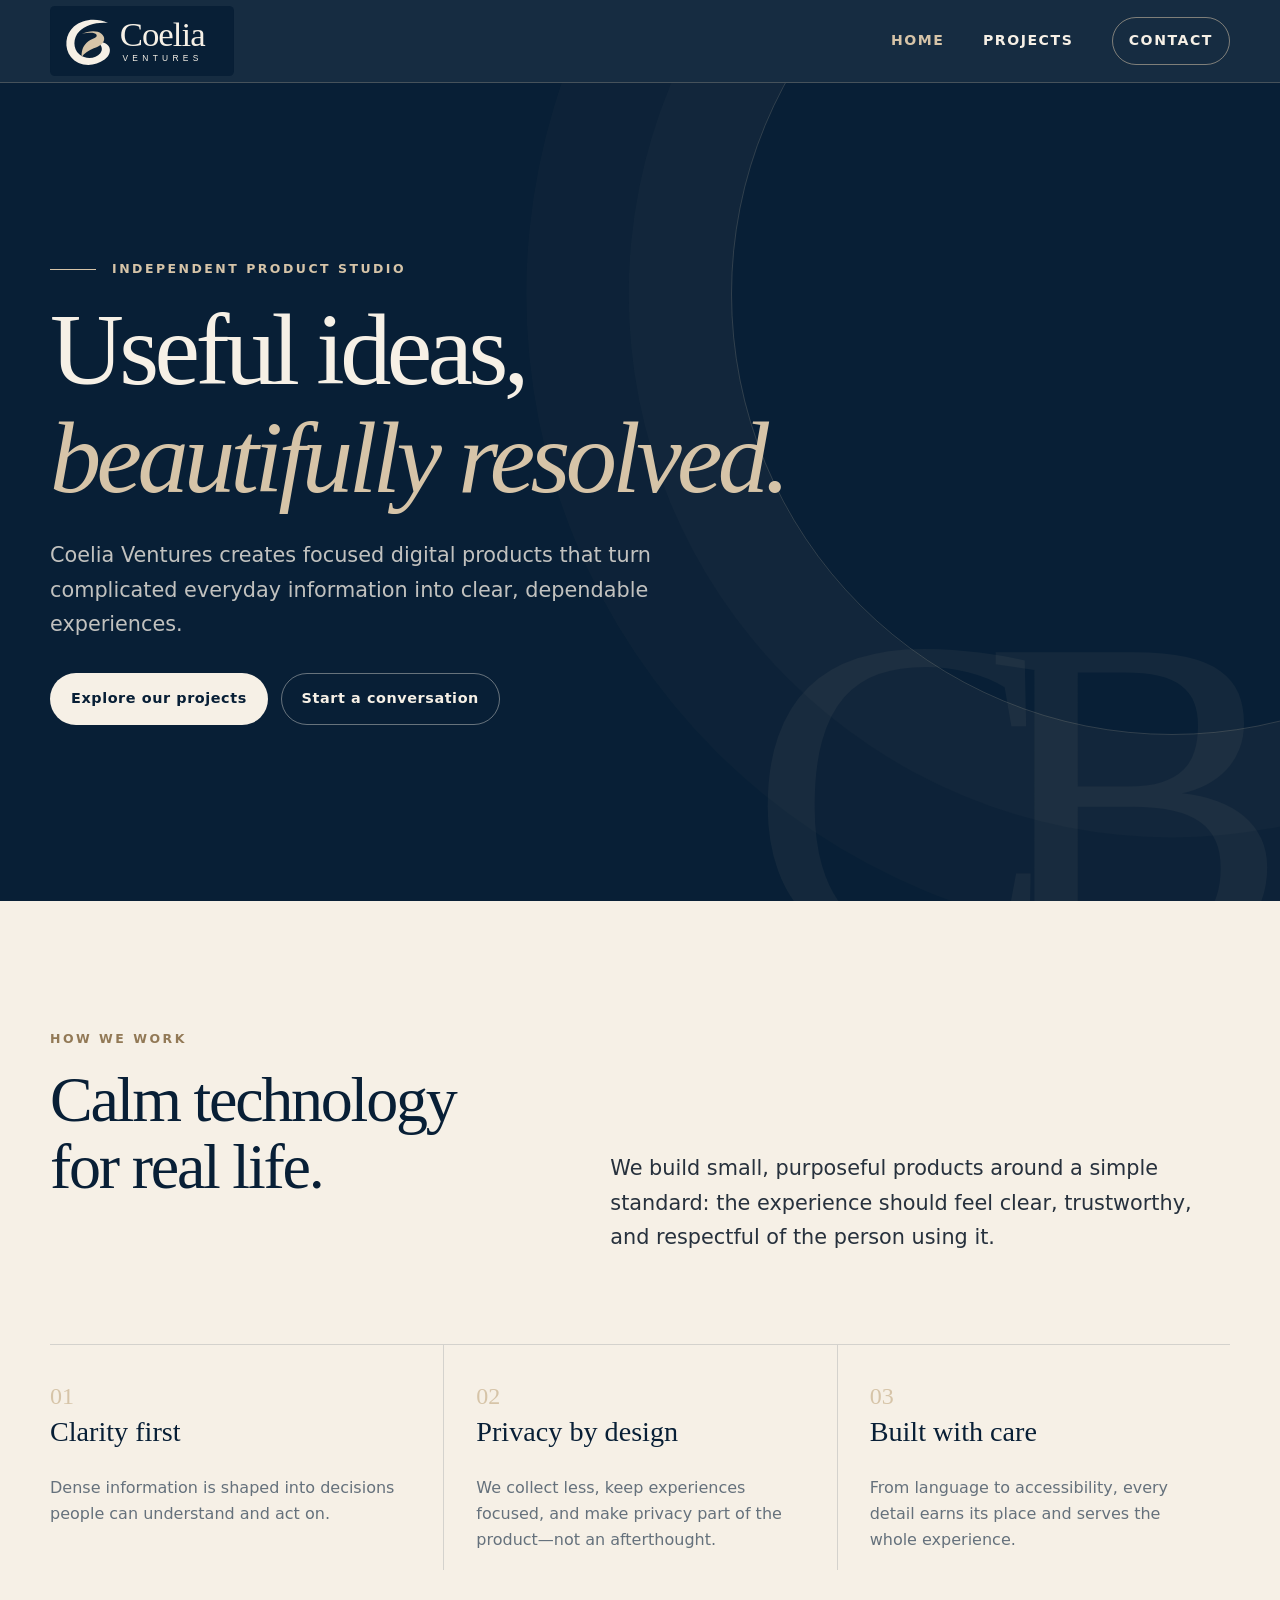
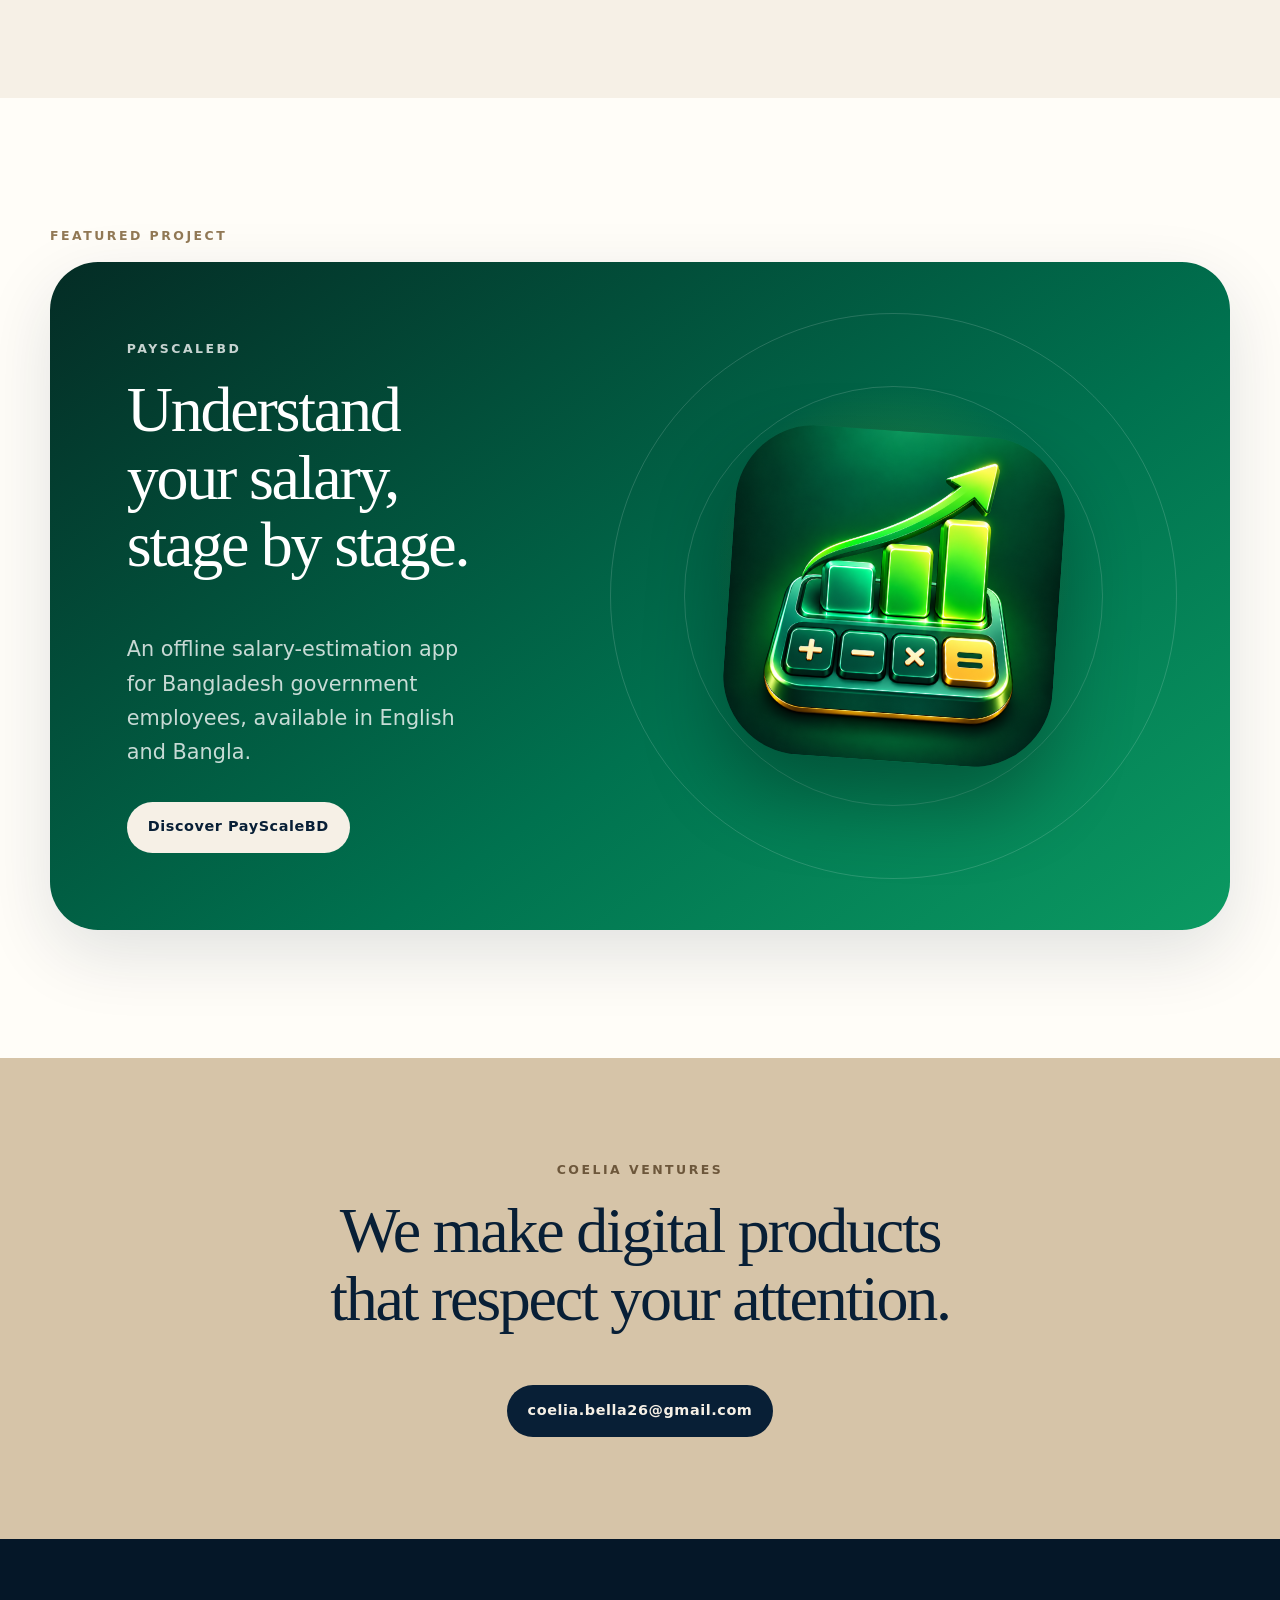
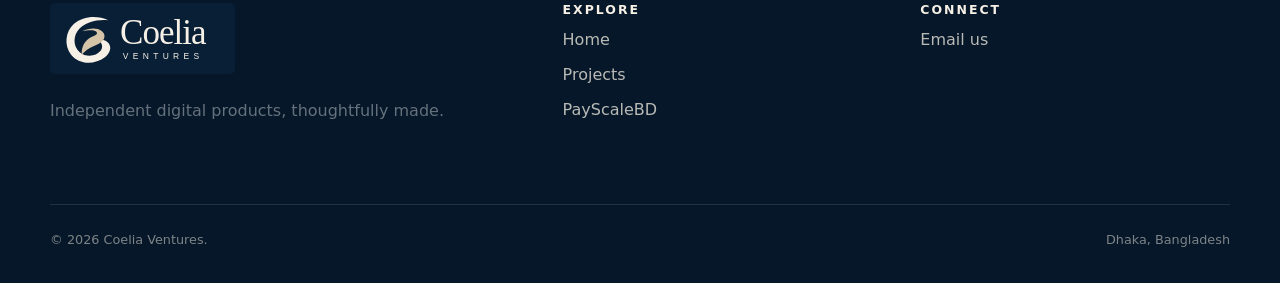
<file: index.html>
<!doctype html>
<html lang="en">
<head>
  <meta charset="utf-8">
  <meta name="viewport" content="width=device-width, initial-scale=1">
  <meta name="description" content="Coelia Ventures creates thoughtful digital products that make complex everyday tasks clearer and more useful.">
  <meta name="theme-color" content="#081F36">
  <title>Coelia Ventures — Thoughtful digital products</title>
  <link rel="icon" href="/assets/coelia-favicon.svg" type="image/svg+xml">
  <link rel="stylesheet" href="/assets/styles.css">
  <script src="/assets/site.js" defer></script>
</head>
<body>
  <a class="skip-link" href="#main">Skip to content</a>
  <header class="site-header">
    <div class="shell nav-wrap">
      <a class="brand" href="/" aria-label="Coelia Ventures home"><img src="/assets/coelia-logo-reversed.svg" alt="Coelia Ventures"></a>
      <button class="menu-button" type="button" aria-expanded="false" aria-controls="site-navigation" aria-label="Open menu" data-menu-button><span></span></button>
      <nav class="site-nav" id="site-navigation" aria-label="Main navigation" data-navigation>
        <a href="/" aria-current="page">Home</a>
        <a href="/projects/">Projects</a>
        <a class="nav-contact" href="mailto:coelia.bella26@gmail.com">Contact</a>
      </nav>
    </div>
  </header>

  <main id="main">
    <section class="home-hero">
      <div class="shell hero-content">
        <p class="eyebrow hero-kicker">Independent product studio</p>
        <h1>Useful ideas,<br><em>beautifully resolved.</em></h1>
        <p class="lead">Coelia Ventures creates focused digital products that turn complicated everyday information into clear, dependable experiences.</p>
        <div class="button-row">
          <a class="button button-light" href="/projects/">Explore our projects</a>
          <a class="button button-outline-light" href="mailto:coelia.bella26@gmail.com">Start a conversation</a>
        </div>
      </div>
    </section>

    <section class="section section-ivory">
      <div class="shell">
        <div class="section-head reveal">
          <div><p class="eyebrow" style="color:#927956">How we work</p><h2>Calm technology for real life.</h2></div>
          <p class="lead">We build small, purposeful products around a simple standard: the experience should feel clear, trustworthy, and respectful of the person using it.</p>
        </div>
        <div class="principles reveal">
          <article class="principle"><span class="principle-number">01</span><h3>Clarity first</h3><p class="muted">Dense information is shaped into decisions people can understand and act on.</p></article>
          <article class="principle"><span class="principle-number">02</span><h3>Privacy by design</h3><p class="muted">We collect less, keep experiences focused, and make privacy part of the product—not an afterthought.</p></article>
          <article class="principle"><span class="principle-number">03</span><h3>Built with care</h3><p class="muted">From language to accessibility, every detail earns its place and serves the whole experience.</p></article>
        </div>
      </div>
    </section>

    <section class="section">
      <div class="shell">
        <p class="eyebrow" style="color:#927956">Featured project</p>
        <article class="project-feature reveal">
          <div class="project-copy">
            <p class="eyebrow">PayScaleBD</p>
            <h2>Understand your salary, stage by stage.</h2>
            <p class="lead">An offline salary-estimation app for Bangladesh government employees, available in English and Bangla.</p>
            <div class="button-row"><a class="button button-light" href="/projects/payscalebd/">Discover PayScaleBD</a></div>
          </div>
          <div class="project-visual"><img class="project-icon" src="/assets/payscalebd-icon.png" alt="PayScaleBD app icon" width="1024" height="1024"></div>
        </article>
      </div>
    </section>

    <section class="cta-band">
      <div class="shell reveal">
        <p class="eyebrow" style="color:#6d573b">Coelia Ventures</p>
        <h2>We make digital products that respect your attention.</h2>
        <div class="button-row"><a class="button button-primary" href="mailto:coelia.bella26@gmail.com">coelia.bella26@gmail.com</a></div>
      </div>
    </section>
  </main>

  <footer class="site-footer">
    <div class="shell">
      <div class="footer-grid">
        <div><img class="footer-logo" src="/assets/coelia-logo-reversed.svg" alt="Coelia Ventures"><p class="muted">Independent digital products, thoughtfully made.</p></div>
        <div><h2>Explore</h2><div class="footer-links"><a href="/">Home</a><a href="/projects/">Projects</a><a href="/projects/payscalebd/">PayScaleBD</a></div></div>
        <div><h2>Connect</h2><div class="footer-links"><a href="mailto:coelia.bella26@gmail.com">Email us</a></div></div>
      </div>
      <div class="footer-bottom"><span>© <span data-year>2026</span> Coelia Ventures.</span><span>Dhaka, Bangladesh</span></div>
    </div>
  </footer>
</body>
</html>
</file>
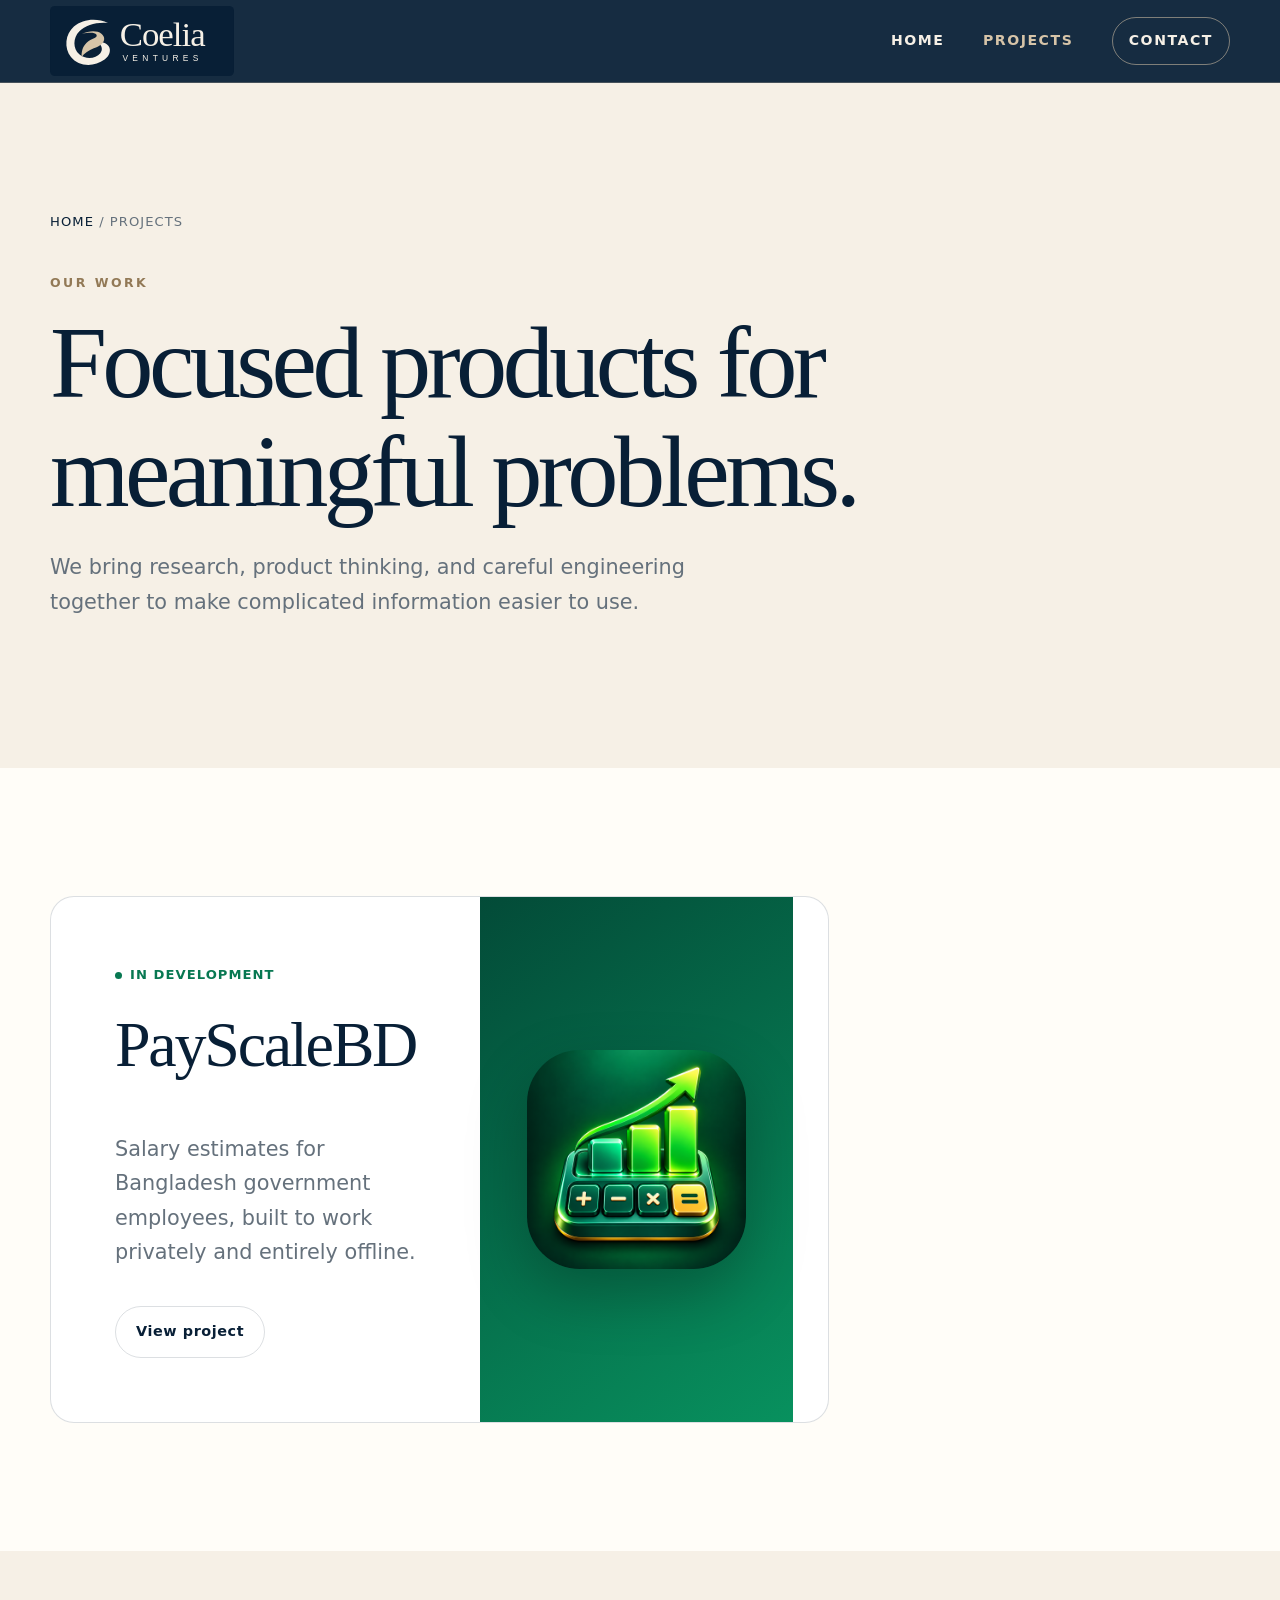
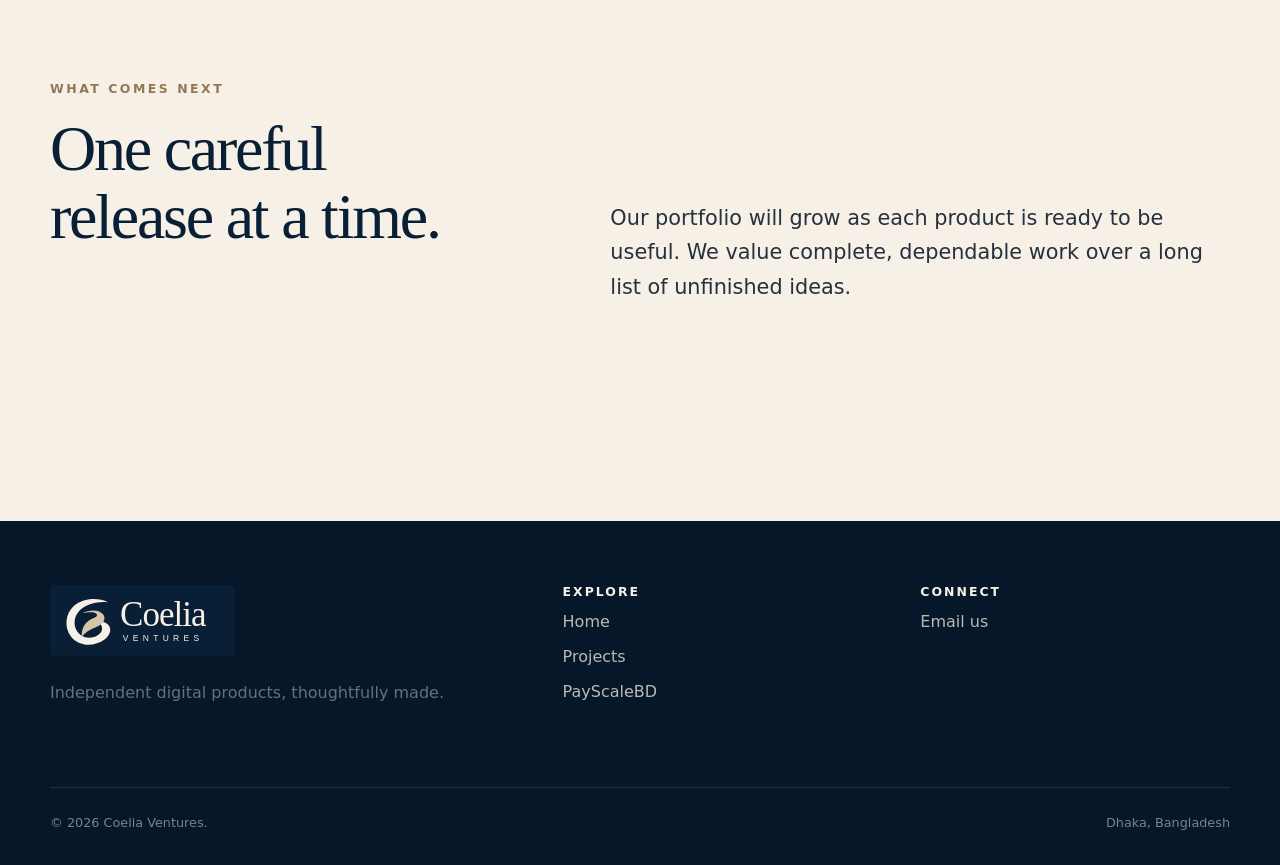
<file: projects/index.html>
<!doctype html>
<html lang="en">
<head>
  <meta charset="utf-8">
  <meta name="viewport" content="width=device-width, initial-scale=1">
  <meta name="description" content="Explore digital products created by Coelia Ventures.">
  <meta name="theme-color" content="#081F36">
  <title>Projects — Coelia Ventures</title>
  <link rel="icon" href="/assets/coelia-favicon.svg" type="image/svg+xml">
  <link rel="stylesheet" href="/assets/styles.css">
  <script src="/assets/site.js" defer></script>
</head>
<body>
  <a class="skip-link" href="#main">Skip to content</a>
  <header class="site-header"><div class="shell nav-wrap"><a class="brand" href="/" aria-label="Coelia Ventures home"><img src="/assets/coelia-logo-reversed.svg" alt="Coelia Ventures"></a><button class="menu-button" type="button" aria-expanded="false" aria-controls="site-navigation" aria-label="Open menu" data-menu-button><span></span></button><nav class="site-nav" id="site-navigation" aria-label="Main navigation" data-navigation><a href="/">Home</a><a href="/projects/" aria-current="page">Projects</a><a class="nav-contact" href="mailto:coelia.bella26@gmail.com">Contact</a></nav></div></header>
  <main id="main">
    <section class="page-hero"><div class="shell"><nav class="breadcrumb" aria-label="Breadcrumb"><a href="/">Home</a> / Projects</nav><p class="eyebrow">Our work</p><h1>Focused products for meaningful problems.</h1><p class="lead muted">We bring research, product thinking, and careful engineering together to make complicated information easier to use.</p></div></section>
    <section class="section"><div class="shell"><div class="project-grid"><a class="project-card reveal" href="/projects/payscalebd/"><div class="project-card-copy"><span class="project-status">In development</span><h2 style="font-size:clamp(2.5rem,5vw,4.2rem);margin-top:1.5rem">PayScaleBD</h2><p class="lead muted">Salary estimates for Bangladesh government employees, built to work privately and entirely offline.</p><span class="button button-secondary" style="margin-top:1rem">View project</span></div><div class="project-card-art"><img src="/assets/payscalebd-icon.png" alt="" width="1024" height="1024"></div></a></div></div></section>
    <section class="section section-ivory"><div class="shell"><div class="section-head reveal"><div><p class="eyebrow" style="color:#927956">What comes next</p><h2>One careful release at a time.</h2></div><p class="lead">Our portfolio will grow as each product is ready to be useful. We value complete, dependable work over a long list of unfinished ideas.</p></div></div></section>
  </main>
  <footer class="site-footer"><div class="shell"><div class="footer-grid"><div><img class="footer-logo" src="/assets/coelia-logo-reversed.svg" alt="Coelia Ventures"><p class="muted">Independent digital products, thoughtfully made.</p></div><div><h2>Explore</h2><div class="footer-links"><a href="/">Home</a><a href="/projects/">Projects</a><a href="/projects/payscalebd/">PayScaleBD</a></div></div><div><h2>Connect</h2><div class="footer-links"><a href="mailto:coelia.bella26@gmail.com">Email us</a></div></div></div><div class="footer-bottom"><span>© <span data-year>2026</span> Coelia Ventures.</span><span>Dhaka, Bangladesh</span></div></div></footer>
</body>
</html>
</file>
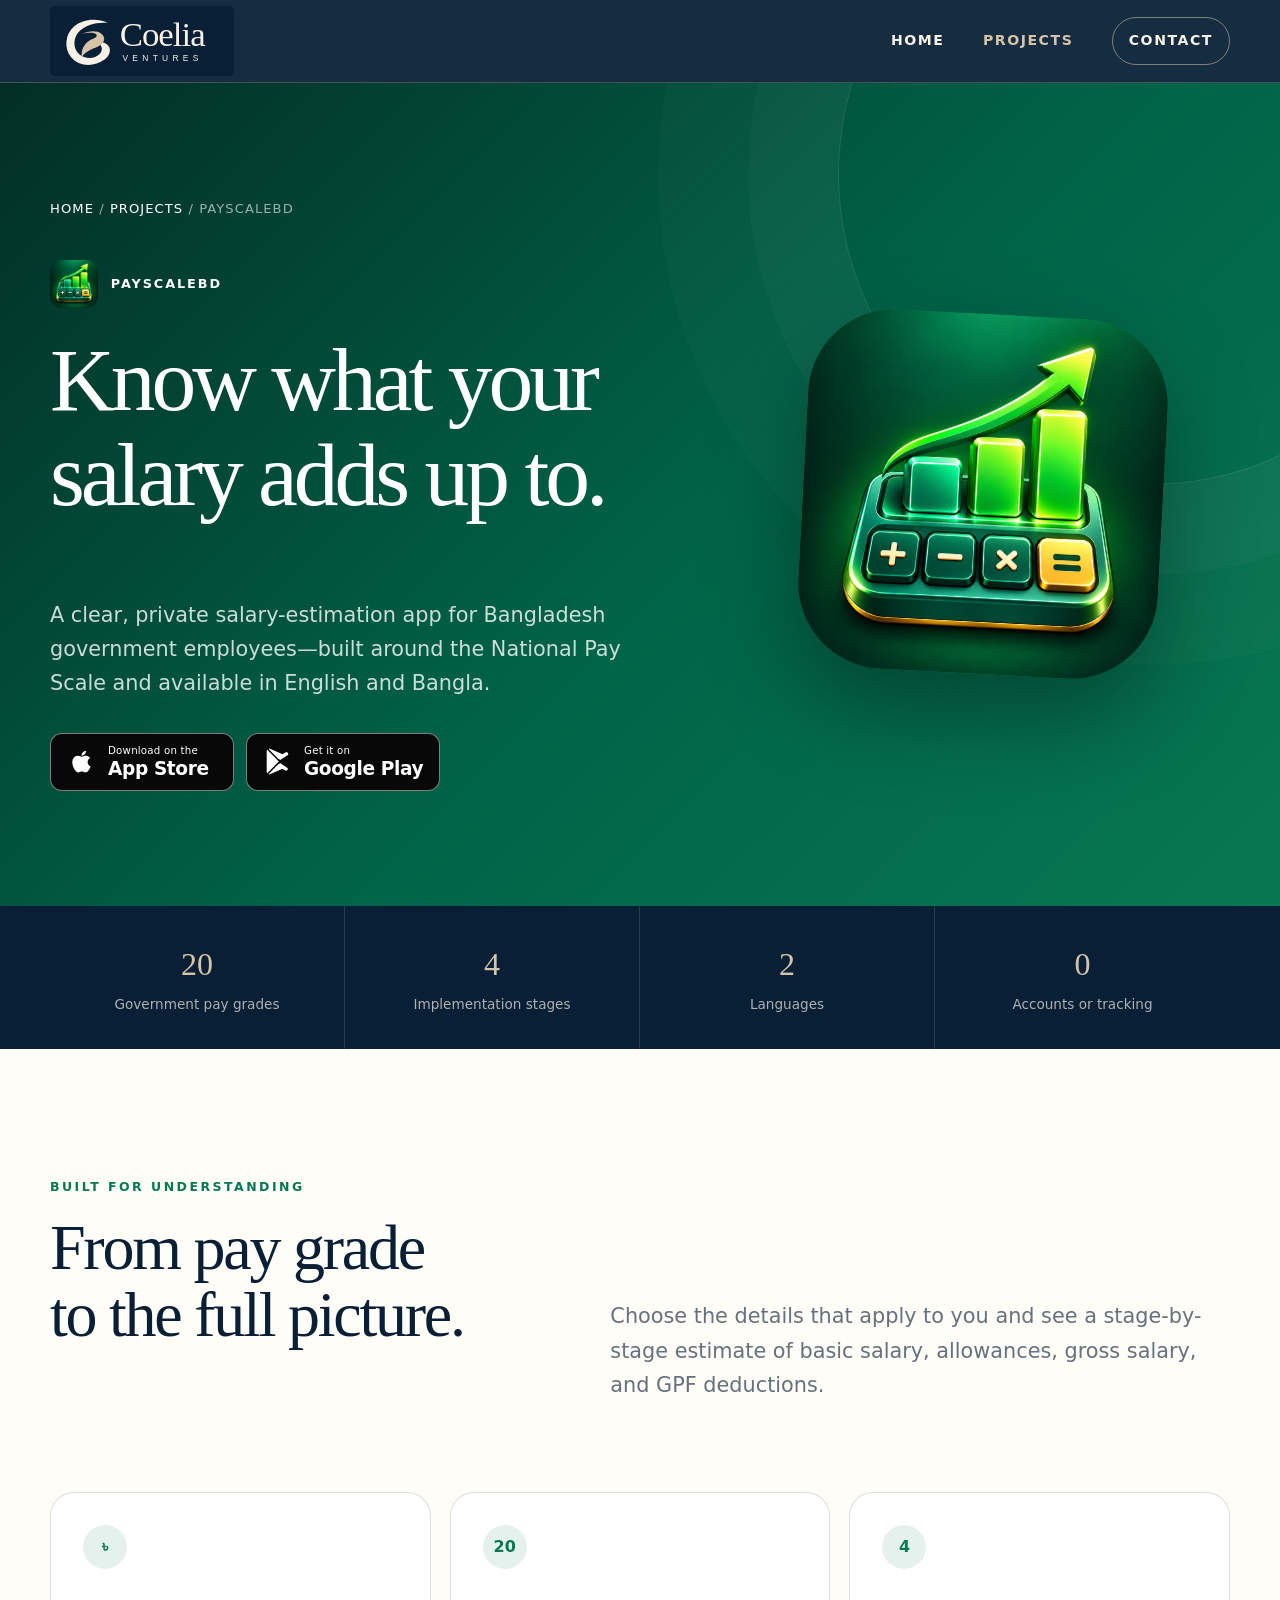
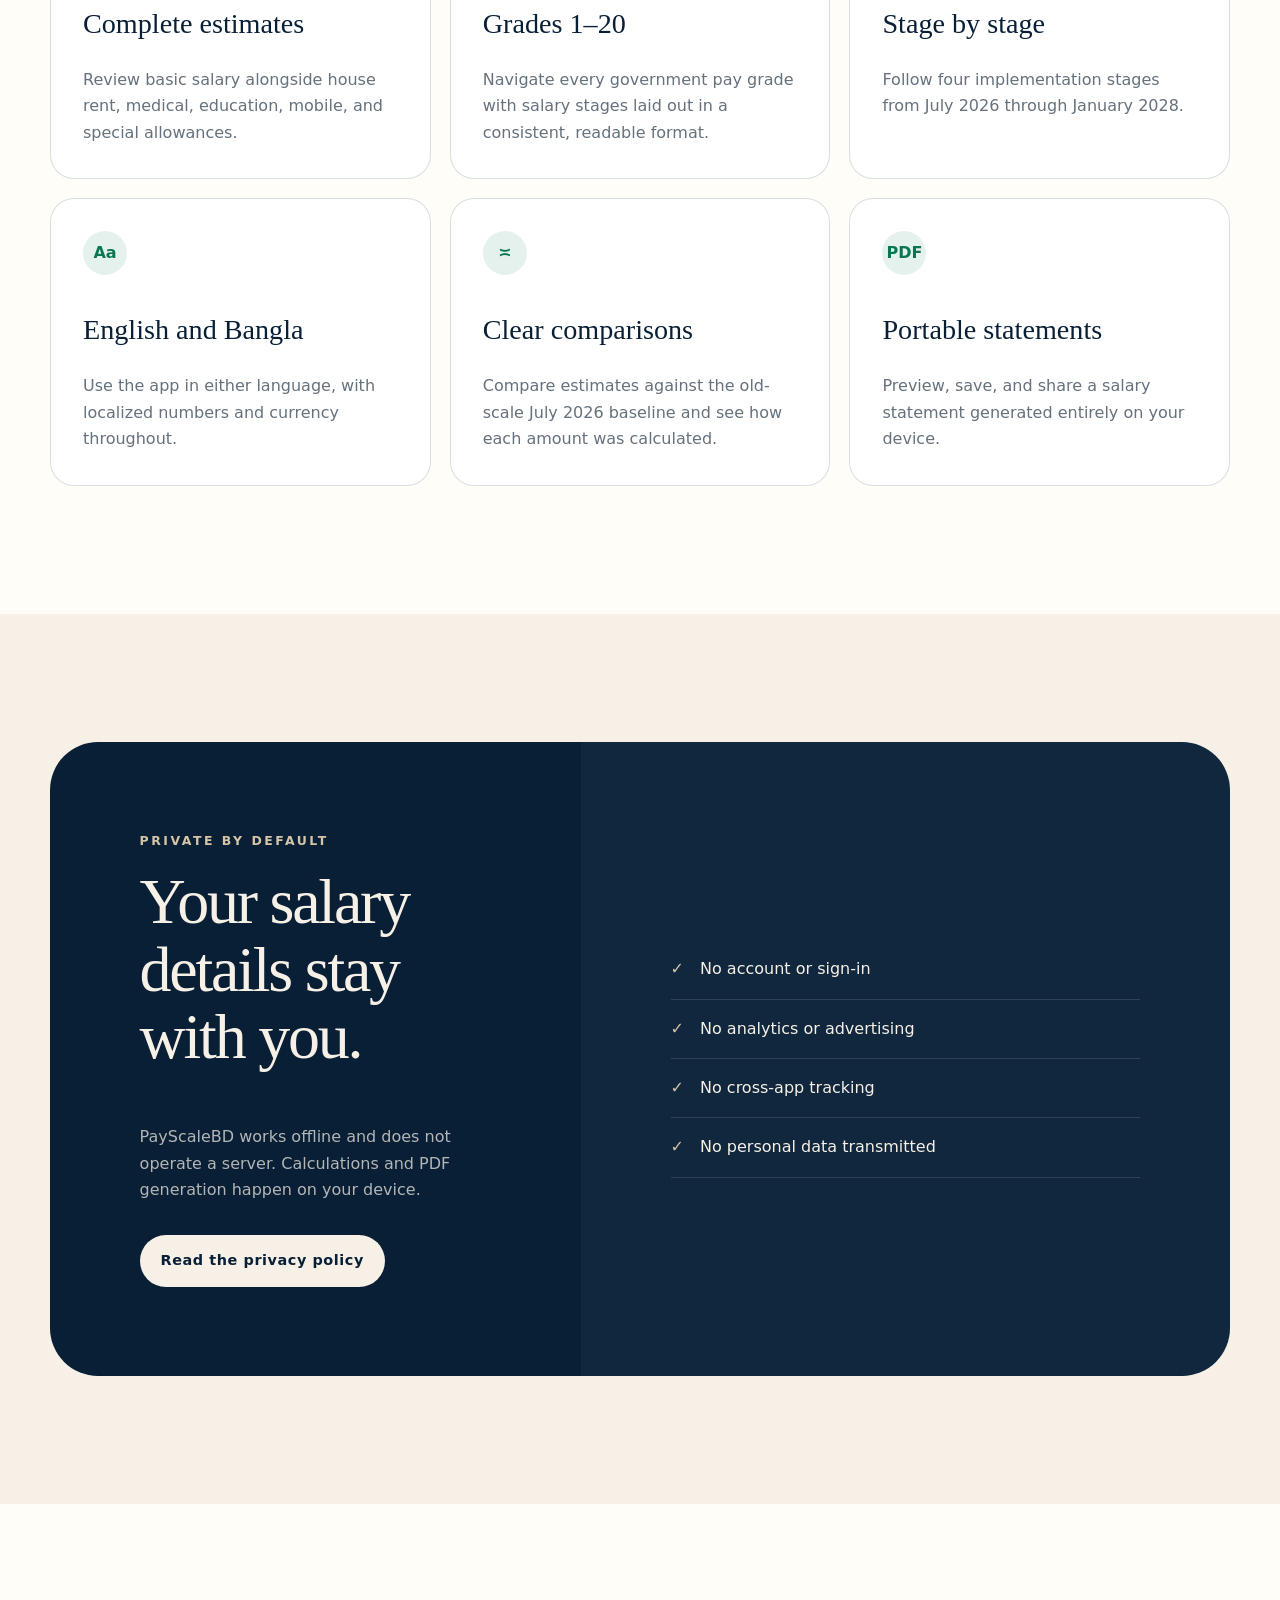
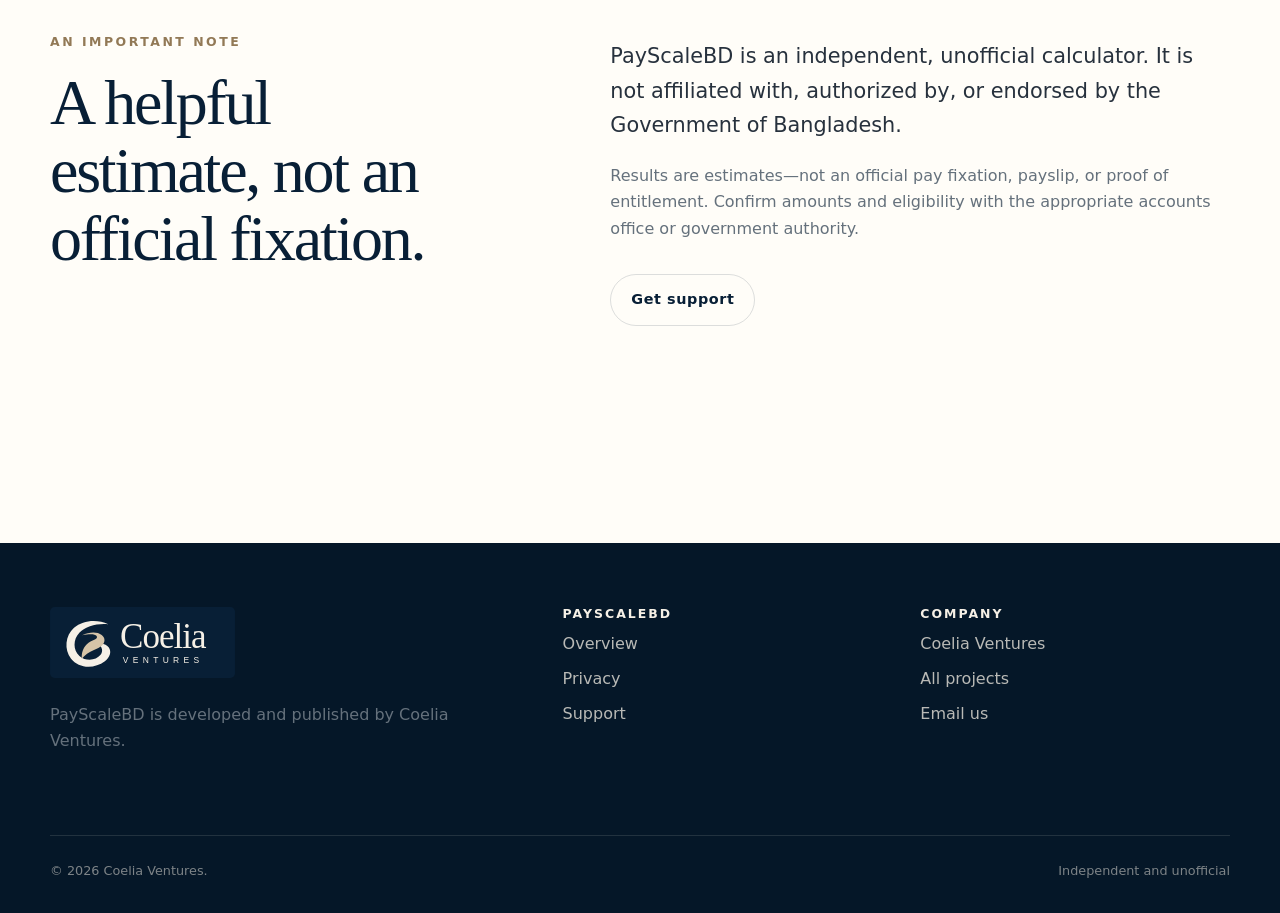
<file: projects/payscalebd/index.html>
<!doctype html>
<html lang="en">
<head>
  <meta charset="utf-8">
  <meta name="viewport" content="width=device-width, initial-scale=1">
  <meta name="description" content="PayScaleBD is an offline salary-estimation app for Bangladesh government employees, available in English and Bangla.">
  <meta name="theme-color" content="#034B38">
  <title>PayScaleBD — Coelia Ventures</title>
  <link rel="icon" href="/assets/coelia-favicon.svg" type="image/svg+xml">
  <link rel="stylesheet" href="/assets/styles.css">
  <script src="/assets/site.js" defer></script>
</head>
<body>
  <a class="skip-link" href="#main">Skip to content</a>
  <header class="site-header"><div class="shell nav-wrap"><a class="brand" href="/" aria-label="Coelia Ventures home"><img src="/assets/coelia-logo-reversed.svg" alt="Coelia Ventures"></a><button class="menu-button" type="button" aria-expanded="false" aria-controls="site-navigation" aria-label="Open menu" data-menu-button><span></span></button><nav class="site-nav" id="site-navigation" aria-label="Main navigation" data-navigation><a href="/">Home</a><a href="/projects/" aria-current="page">Projects</a><a class="nav-contact" href="mailto:coelia.bella26@gmail.com">Contact</a></nav></div></header>
  <main id="main">
    <section class="product-hero"><div class="shell product-hero-grid"><div><nav class="breadcrumb" aria-label="Breadcrumb" style="color:rgba(255,255,255,.6)"><a href="/" style="color:white">Home</a> / <a href="/projects/" style="color:white">Projects</a> / PayScaleBD</nav><div class="product-badge"><img src="/assets/payscalebd-icon.png" alt="" width="1024" height="1024"><span>PayScaleBD</span></div><h1>Know what your salary adds up to.</h1><p class="lead">A clear, private salary-estimation app for Bangladesh government employees—built around the National Pay Scale and available in English and Bangla.</p><div class="button-row store-links"><a class="store-badge" href="https://apps.apple.com/us/app/pay-scale-bd/id6819050160" target="_blank" rel="noopener noreferrer" aria-label="Download PayScaleBD on the App Store"><svg class="store-badge-icon" viewBox="0 0 24 24" fill="currentColor" aria-hidden="true"><path d="M17.05 20.28c-.98.95-2.05.8-3.08.35-1.09-.46-2.09-.48-3.24 0-1.44.62-2.2.44-3.06-.35C2.79 15.25 3.51 7.59 9.05 7.31c1.35.07 2.29.74 3.08.79 1.18-.24 2.31-.93 3.57-.84 1.51.12 2.65.72 3.4 1.8-3.12 1.87-2.38 5.98.48 7.13-.57 1.5-1.31 2.99-2.53 4.09ZM12.03 7.25C11.88 5.02 13.69 3.18 15.77 3c.29 2.58-2.34 4.5-3.74 4.25Z"/></svg><span class="store-badge-copy"><small>Download on the</small><strong>App Store</strong></span></a><a class="store-badge" href="https://play.google.com/store/apps/details?id=com.coeliaventures.payscalebd" target="_blank" rel="noopener noreferrer" aria-label="Get PayScaleBD on Google Play"><svg class="store-badge-icon" viewBox="0 0 24 24" fill="currentColor" aria-hidden="true"><path d="M3.6 2.35a1.65 1.65 0 0 0-.55 1.24v16.82c0 .49.2.93.55 1.24l9.46-9.65L3.6 2.35Zm10.62 10.83-2.37 2.42 6.72 3.82c.65.37 1.46.14 1.81-.5.32-.59.14-1.34-.42-1.72l-5.74-4.02Zm6.02-6.31a1.33 1.33 0 0 0-1.67-2.29l-6.72 3.82 2.37 2.42 6.02-3.95ZM4.72 1.68l5.98 6.1 2.36 2.41 5.51-3.13L5.25 1.24a1.62 1.62 0 0 0-.53.44Zm0 20.64c.15.18.33.33.53.44l13.32-5.82-5.51-3.13-2.36 2.41-5.98 6.1Z"/></svg><span class="store-badge-copy"><small>Get it on</small><strong>Google Play</strong></span></a></div></div><div class="phone-stage"><img src="/assets/payscalebd-icon.png" alt="PayScaleBD app icon: a calculator with a rising salary chart" width="1024" height="1024"></div></div></section>

    <section class="fact-strip"><div class="shell facts"><div class="fact"><strong>20</strong><span>Government pay grades</span></div><div class="fact"><strong>4</strong><span>Implementation stages</span></div><div class="fact"><strong>2</strong><span>Languages</span></div><div class="fact"><strong>0</strong><span>Accounts or tracking</span></div></div></section>

    <section class="section"><div class="shell"><div class="section-head reveal"><div><p class="eyebrow" style="color:#087852">Built for understanding</p><h2>From pay grade to the full picture.</h2></div><p class="lead muted">Choose the details that apply to you and see a stage-by-stage estimate of basic salary, allowances, gross salary, and GPF deductions.</p></div><div class="feature-grid">
      <article class="feature-card reveal"><span class="feature-icon">৳</span><h3>Complete estimates</h3><p>Review basic salary alongside house rent, medical, education, mobile, and special allowances.</p></article>
      <article class="feature-card reveal"><span class="feature-icon">20</span><h3>Grades 1–20</h3><p>Navigate every government pay grade with salary stages laid out in a consistent, readable format.</p></article>
      <article class="feature-card reveal"><span class="feature-icon">4</span><h3>Stage by stage</h3><p>Follow four implementation stages from July 2026 through January 2028.</p></article>
      <article class="feature-card reveal"><span class="feature-icon">Aa</span><h3>English and Bangla</h3><p>Use the app in either language, with localized numbers and currency throughout.</p></article>
      <article class="feature-card reveal"><span class="feature-icon">≍</span><h3>Clear comparisons</h3><p>Compare estimates against the old-scale July 2026 baseline and see how each amount was calculated.</p></article>
      <article class="feature-card reveal"><span class="feature-icon">PDF</span><h3>Portable statements</h3><p>Preview, save, and share a salary statement generated entirely on your device.</p></article>
    </div></div></section>

    <section class="section section-ivory"><div class="shell"><div class="privacy-band reveal"><div class="privacy-intro"><p class="eyebrow">Private by default</p><h2>Your salary details stay with you.</h2><p style="color:rgba(246,240,230,.72)">PayScaleBD works offline and does not operate a server. Calculations and PDF generation happen on your device.</p><div class="button-row"><a class="button button-light" href="/projects/payscalebd/privacy/">Read the privacy policy</a></div></div><div class="privacy-list"><p>No account or sign-in</p><p>No analytics or advertising</p><p>No cross-app tracking</p><p>No personal data transmitted</p></div></div></div></section>

    <section class="section"><div class="shell"><div class="section-head reveal"><div><p class="eyebrow" style="color:#927956">An important note</p><h2>A helpful estimate, not an official fixation.</h2></div><div><p class="lead">PayScaleBD is an independent, unofficial calculator. It is not affiliated with, authorized by, or endorsed by the Government of Bangladesh.</p><p class="muted">Results are estimates—not an official pay fixation, payslip, or proof of entitlement. Confirm amounts and eligibility with the appropriate accounts office or government authority.</p><div class="button-row"><a class="button button-secondary" href="/projects/payscalebd/support/">Get support</a></div></div></div></div></section>
  </main>
  <footer class="site-footer"><div class="shell"><div class="footer-grid"><div><img class="footer-logo" src="/assets/coelia-logo-reversed.svg" alt="Coelia Ventures"><p class="muted">PayScaleBD is developed and published by Coelia Ventures.</p></div><div><h2>PayScaleBD</h2><div class="footer-links"><a href="/projects/payscalebd/">Overview</a><a href="/projects/payscalebd/privacy/">Privacy</a><a href="/projects/payscalebd/support/">Support</a></div></div><div><h2>Company</h2><div class="footer-links"><a href="/">Coelia Ventures</a><a href="/projects/">All projects</a><a href="mailto:coelia.bella26@gmail.com">Email us</a></div></div></div><div class="footer-bottom"><span>© <span data-year>2026</span> Coelia Ventures.</span><span>Independent and unofficial</span></div></div></footer>
</body>
</html>
</file>
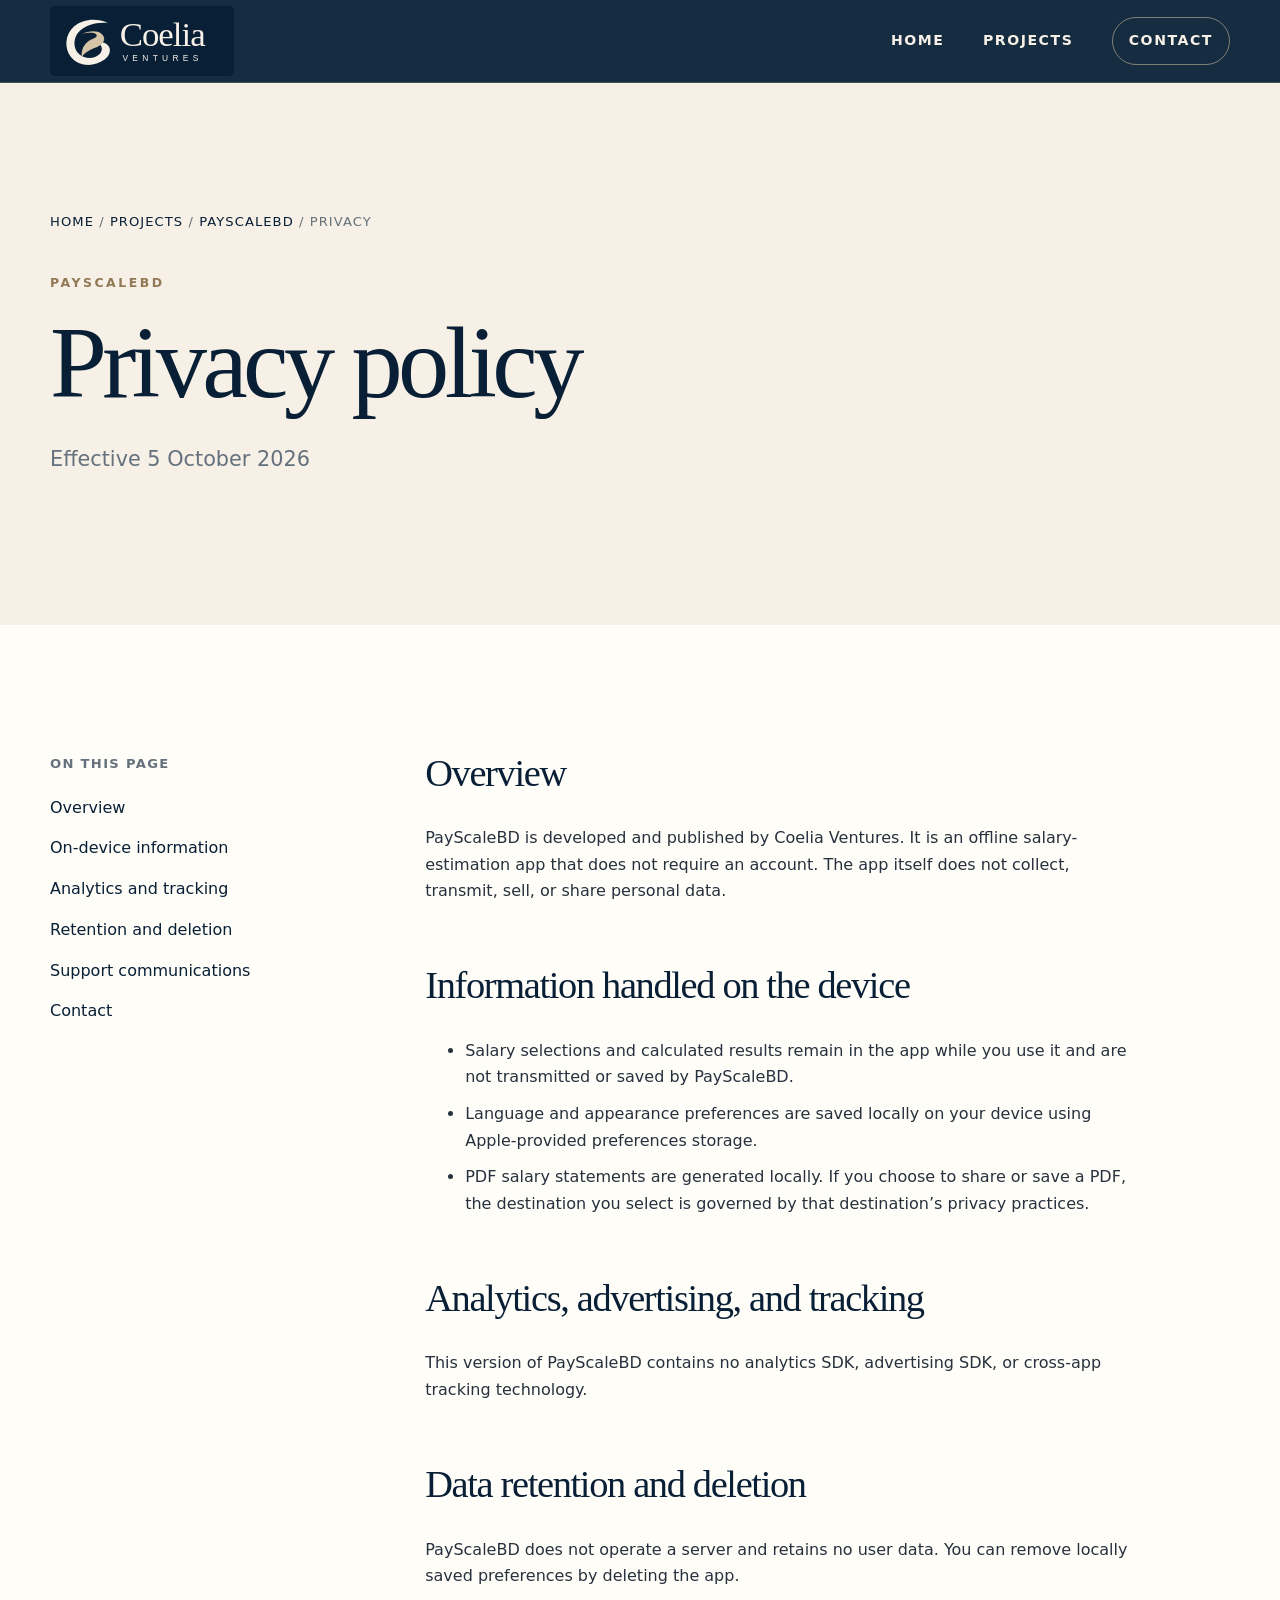
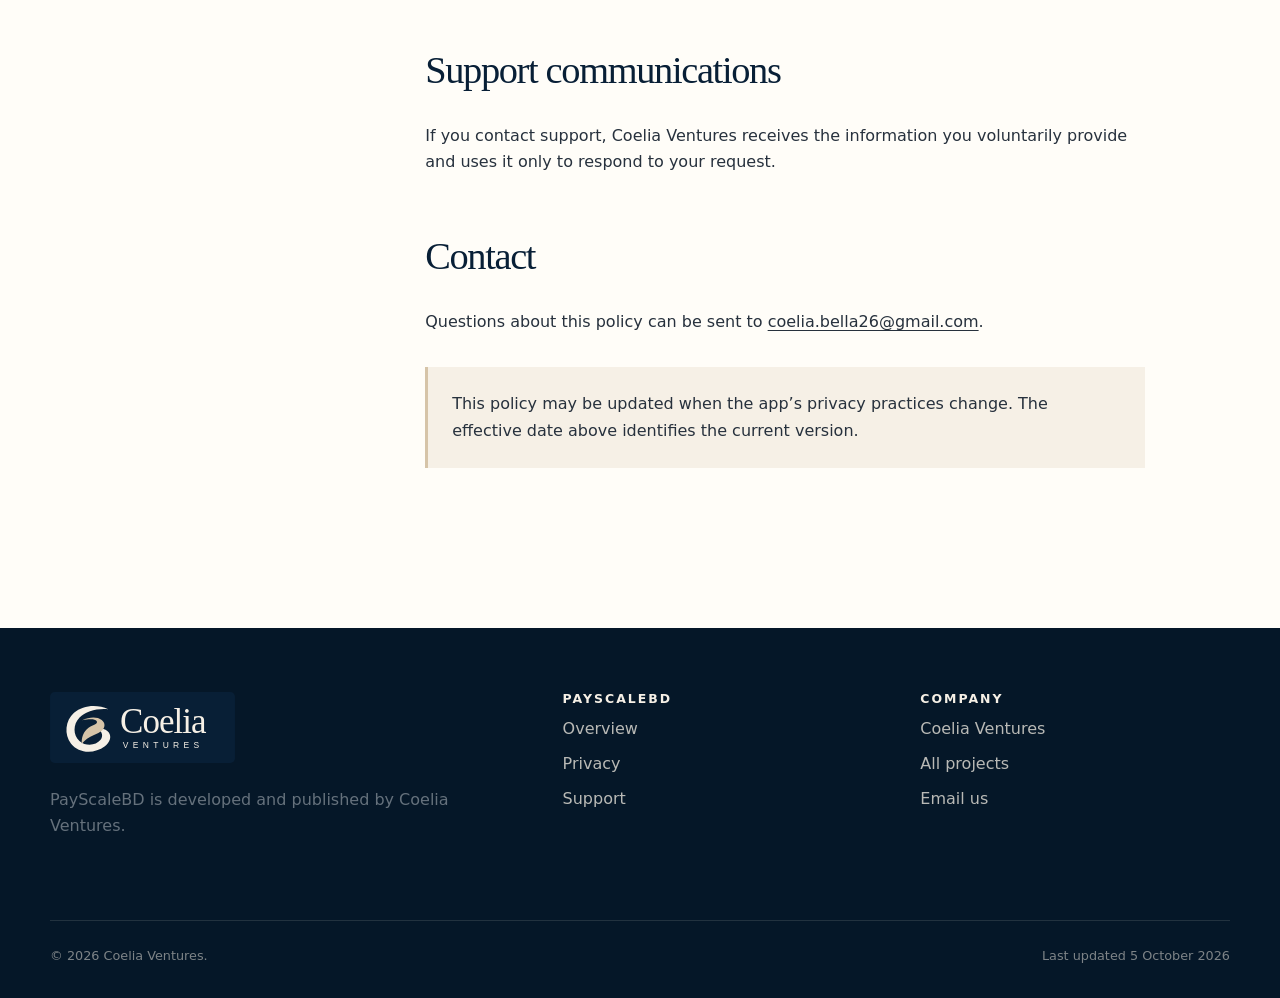
<file: projects/payscalebd/privacy/index.html>
<!doctype html>
<html lang="en">
<head>
  <meta charset="utf-8">
  <meta name="viewport" content="width=device-width, initial-scale=1">
  <meta name="description" content="Privacy policy for the PayScaleBD app from Coelia Ventures.">
  <meta name="theme-color" content="#081F36">
  <title>PayScaleBD Privacy Policy — Coelia Ventures</title>
  <link rel="icon" href="/assets/coelia-favicon.svg" type="image/svg+xml">
  <link rel="stylesheet" href="/assets/styles.css">
  <script src="/assets/site.js" defer></script>
</head>
<body>
  <a class="skip-link" href="#main">Skip to content</a>
  <header class="site-header"><div class="shell nav-wrap"><a class="brand" href="/" aria-label="Coelia Ventures home"><img src="/assets/coelia-logo-reversed.svg" alt="Coelia Ventures"></a><button class="menu-button" type="button" aria-expanded="false" aria-controls="site-navigation" aria-label="Open menu" data-menu-button><span></span></button><nav class="site-nav" id="site-navigation" aria-label="Main navigation" data-navigation><a href="/">Home</a><a href="/projects/">Projects</a><a class="nav-contact" href="mailto:coelia.bella26@gmail.com">Contact</a></nav></div></header>
  <main id="main">
    <section class="page-hero"><div class="shell"><nav class="breadcrumb" aria-label="Breadcrumb"><a href="/">Home</a> / <a href="/projects/">Projects</a> / <a href="/projects/payscalebd/">PayScaleBD</a> / Privacy</nav><p class="eyebrow">PayScaleBD</p><h1>Privacy policy</h1><p class="lead muted">Effective 5 October 2026</p></div></section>
    <section class="section"><div class="shell legal-layout"><aside class="legal-nav"><p>On this page</p><a href="#overview">Overview</a><a href="#device">On-device information</a><a href="#tracking">Analytics and tracking</a><a href="#retention">Retention and deletion</a><a href="#support">Support communications</a><a href="#contact">Contact</a></aside><article class="legal-content">
      <h2 id="overview">Overview</h2><p>PayScaleBD is developed and published by Coelia Ventures. It is an offline salary-estimation app that does not require an account. The app itself does not collect, transmit, sell, or share personal data.</p>
      <h2 id="device">Information handled on the device</h2><ul><li>Salary selections and calculated results remain in the app while you use it and are not transmitted or saved by PayScaleBD.</li><li>Language and appearance preferences are saved locally on your device using Apple-provided preferences storage.</li><li>PDF salary statements are generated locally. If you choose to share or save a PDF, the destination you select is governed by that destination’s privacy practices.</li></ul>
      <h2 id="tracking">Analytics, advertising, and tracking</h2><p>This version of PayScaleBD contains no analytics SDK, advertising SDK, or cross-app tracking technology.</p>
      <h2 id="retention">Data retention and deletion</h2><p>PayScaleBD does not operate a server and retains no user data. You can remove locally saved preferences by deleting the app.</p>
      <h2 id="support">Support communications</h2><p>If you contact support, Coelia Ventures receives the information you voluntarily provide and uses it only to respond to your request.</p>
      <h2 id="contact">Contact</h2><p>Questions about this policy can be sent to <a href="mailto:coelia.bella26@gmail.com">coelia.bella26@gmail.com</a>.</p><div class="legal-note">This policy may be updated when the app’s privacy practices change. The effective date above identifies the current version.</div>
    </article></div></section>
  </main>
  <footer class="site-footer"><div class="shell"><div class="footer-grid"><div><img class="footer-logo" src="/assets/coelia-logo-reversed.svg" alt="Coelia Ventures"><p class="muted">PayScaleBD is developed and published by Coelia Ventures.</p></div><div><h2>PayScaleBD</h2><div class="footer-links"><a href="/projects/payscalebd/">Overview</a><a href="/projects/payscalebd/privacy/">Privacy</a><a href="/projects/payscalebd/support/">Support</a></div></div><div><h2>Company</h2><div class="footer-links"><a href="/">Coelia Ventures</a><a href="/projects/">All projects</a><a href="mailto:coelia.bella26@gmail.com">Email us</a></div></div></div><div class="footer-bottom"><span>© <span data-year>2026</span> Coelia Ventures.</span><span>Last updated 5 October 2026</span></div></div></footer>
</body>
</html>
</file>
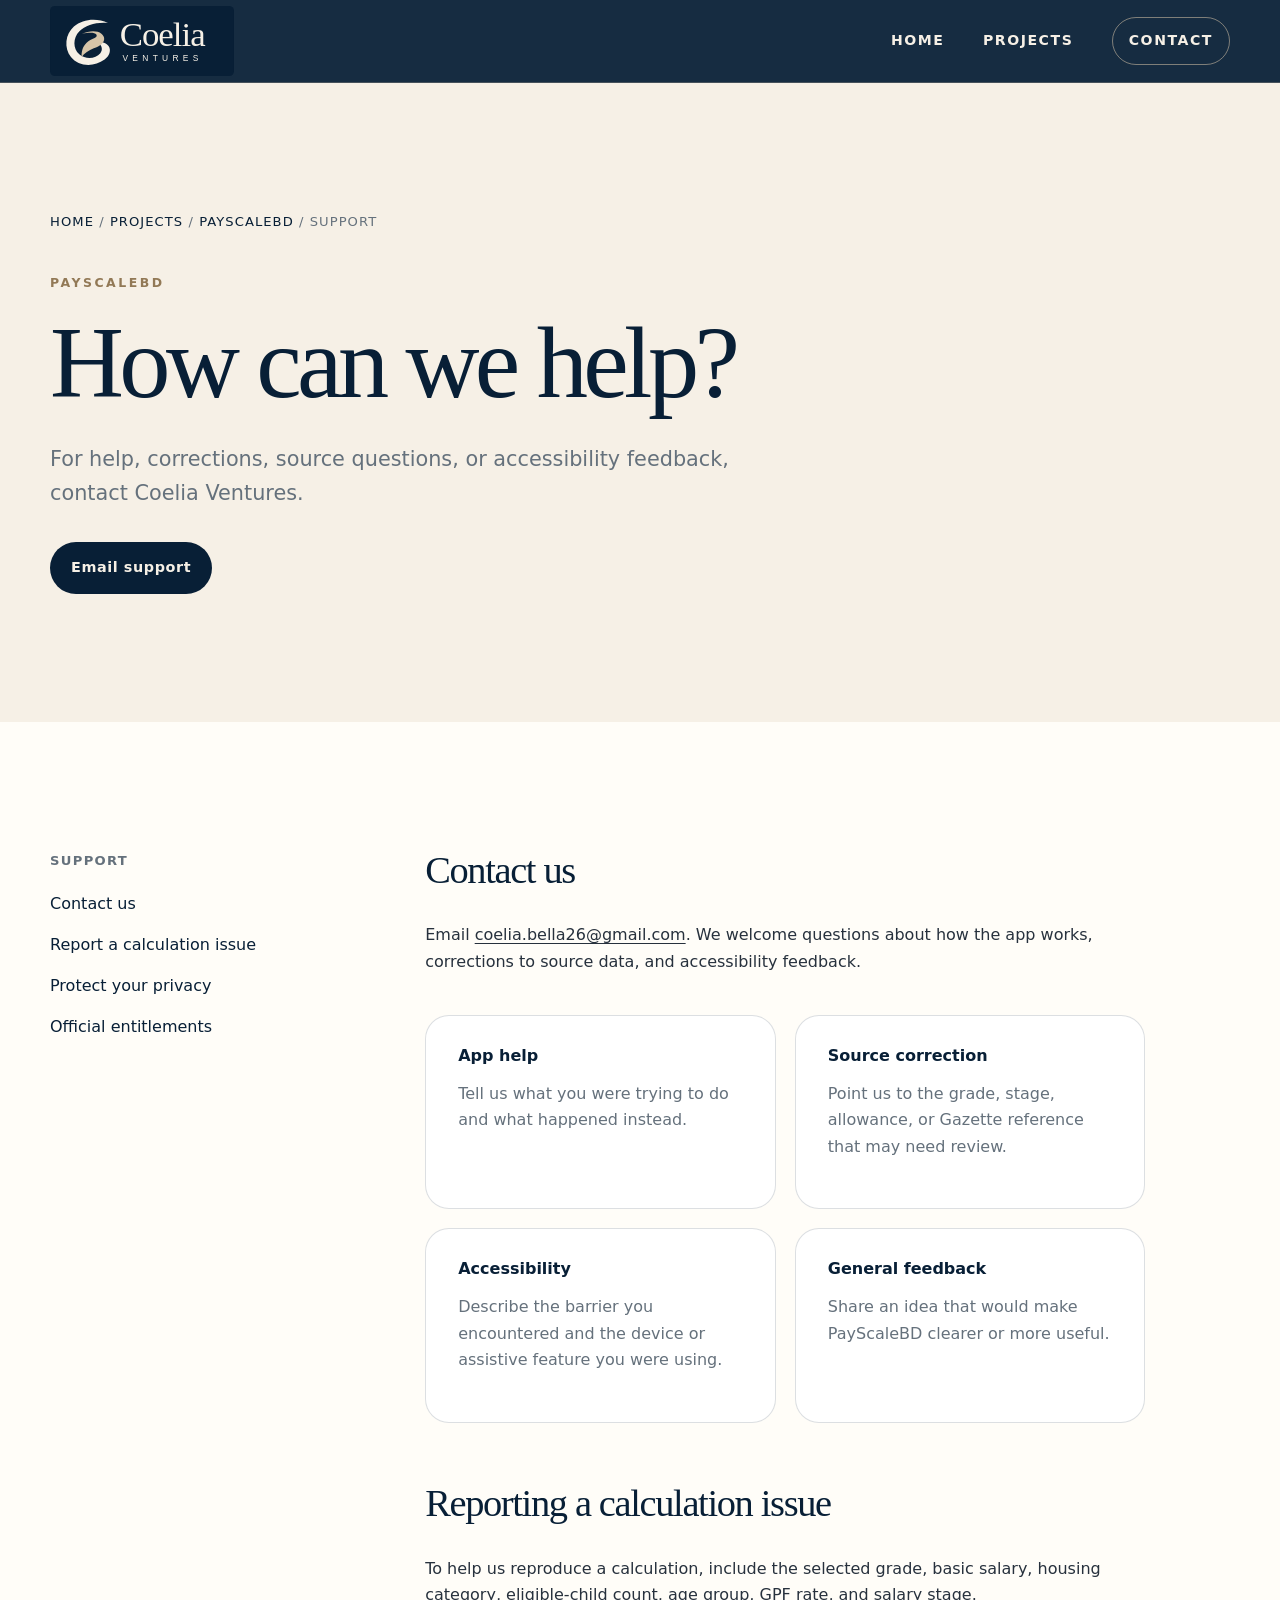
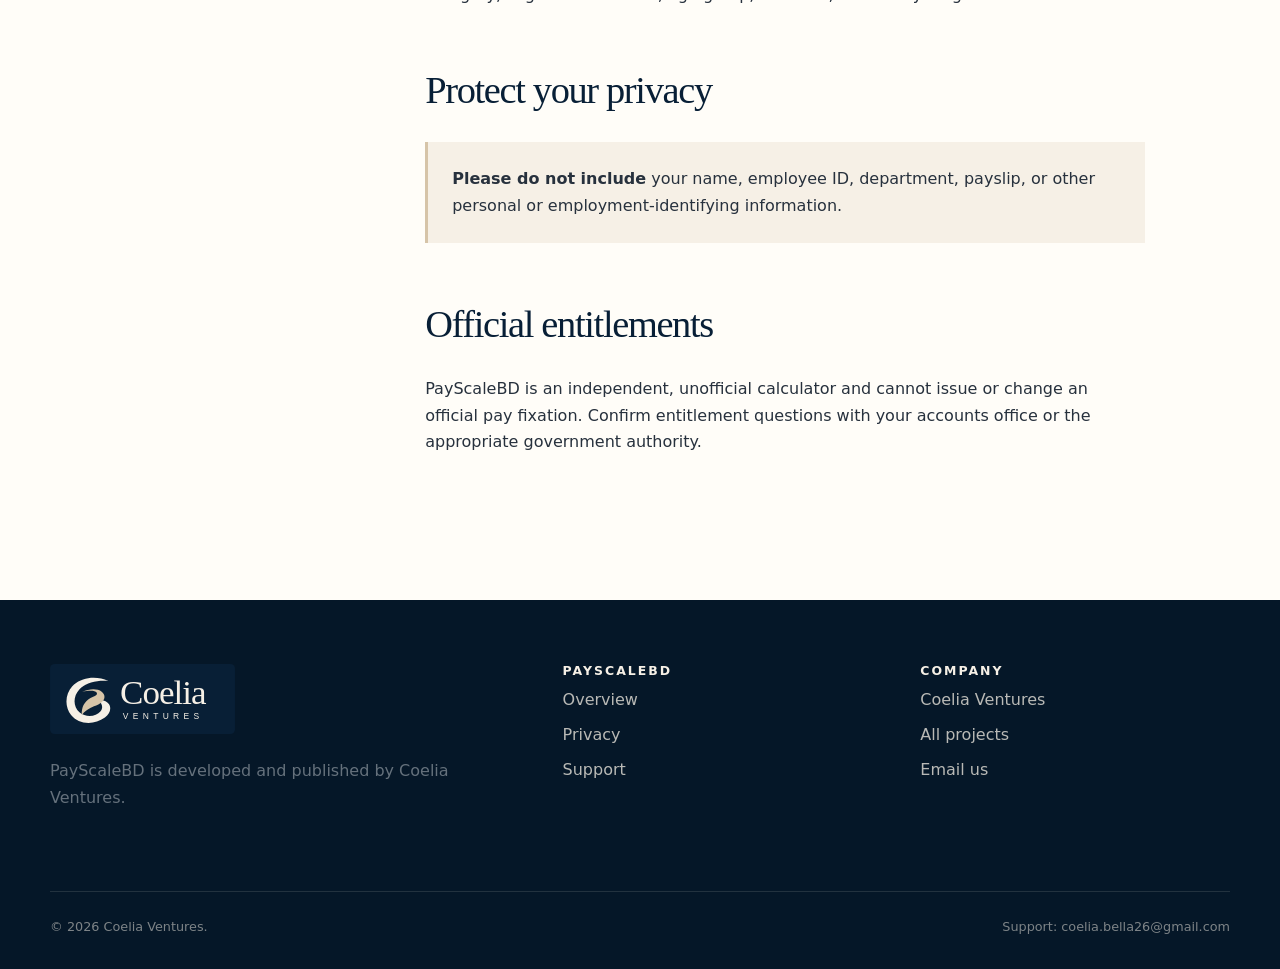
<file: projects/payscalebd/support/index.html>
<!doctype html>
<html lang="en">
<head>
  <meta charset="utf-8">
  <meta name="viewport" content="width=device-width, initial-scale=1">
  <meta name="description" content="Support, corrections, and accessibility feedback for PayScaleBD.">
  <meta name="theme-color" content="#081F36">
  <title>PayScaleBD Support — Coelia Ventures</title>
  <link rel="icon" href="/assets/coelia-favicon.svg" type="image/svg+xml">
  <link rel="stylesheet" href="/assets/styles.css">
  <script src="/assets/site.js" defer></script>
</head>
<body>
  <a class="skip-link" href="#main">Skip to content</a>
  <header class="site-header"><div class="shell nav-wrap"><a class="brand" href="/" aria-label="Coelia Ventures home"><img src="/assets/coelia-logo-reversed.svg" alt="Coelia Ventures"></a><button class="menu-button" type="button" aria-expanded="false" aria-controls="site-navigation" aria-label="Open menu" data-menu-button><span></span></button><nav class="site-nav" id="site-navigation" aria-label="Main navigation" data-navigation><a href="/">Home</a><a href="/projects/">Projects</a><a class="nav-contact" href="mailto:coelia.bella26@gmail.com">Contact</a></nav></div></header>
  <main id="main">
    <section class="page-hero"><div class="shell"><nav class="breadcrumb" aria-label="Breadcrumb"><a href="/">Home</a> / <a href="/projects/">Projects</a> / <a href="/projects/payscalebd/">PayScaleBD</a> / Support</nav><p class="eyebrow">PayScaleBD</p><h1>How can we help?</h1><p class="lead muted">For help, corrections, source questions, or accessibility feedback, contact Coelia Ventures.</p><div class="button-row"><a class="button button-primary" href="mailto:coelia.bella26@gmail.com?subject=PayScaleBD%20Support">Email support</a></div></div></section>
    <section class="section"><div class="shell legal-layout"><aside class="legal-nav"><p>Support</p><a href="#contact">Contact us</a><a href="#report">Report a calculation issue</a><a href="#privacy">Protect your privacy</a><a href="#official">Official entitlements</a></aside><article class="legal-content">
      <h2 id="contact">Contact us</h2><p>Email <a href="mailto:coelia.bella26@gmail.com">coelia.bella26@gmail.com</a>. We welcome questions about how the app works, corrections to source data, and accessibility feedback.</p>
      <div class="support-cards"><div class="support-card"><h3>App help</h3><p class="muted">Tell us what you were trying to do and what happened instead.</p></div><div class="support-card"><h3>Source correction</h3><p class="muted">Point us to the grade, stage, allowance, or Gazette reference that may need review.</p></div><div class="support-card"><h3>Accessibility</h3><p class="muted">Describe the barrier you encountered and the device or assistive feature you were using.</p></div><div class="support-card"><h3>General feedback</h3><p class="muted">Share an idea that would make PayScaleBD clearer or more useful.</p></div></div>
      <h2 id="report">Reporting a calculation issue</h2><p>To help us reproduce a calculation, include the selected grade, basic salary, housing category, eligible-child count, age group, GPF rate, and salary stage.</p>
      <h2 id="privacy">Protect your privacy</h2><div class="legal-note"><strong>Please do not include</strong> your name, employee ID, department, payslip, or other personal or employment-identifying information.</div>
      <h2 id="official">Official entitlements</h2><p>PayScaleBD is an independent, unofficial calculator and cannot issue or change an official pay fixation. Confirm entitlement questions with your accounts office or the appropriate government authority.</p>
    </article></div></section>
  </main>
  <footer class="site-footer"><div class="shell"><div class="footer-grid"><div><img class="footer-logo" src="/assets/coelia-logo-reversed.svg" alt="Coelia Ventures"><p class="muted">PayScaleBD is developed and published by Coelia Ventures.</p></div><div><h2>PayScaleBD</h2><div class="footer-links"><a href="/projects/payscalebd/">Overview</a><a href="/projects/payscalebd/privacy/">Privacy</a><a href="/projects/payscalebd/support/">Support</a></div></div><div><h2>Company</h2><div class="footer-links"><a href="/">Coelia Ventures</a><a href="/projects/">All projects</a><a href="mailto:coelia.bella26@gmail.com">Email us</a></div></div></div><div class="footer-bottom"><span>© <span data-year>2026</span> Coelia Ventures.</span><span>Support: coelia.bella26@gmail.com</span></div></div></footer>
</body>
</html>
</file>
<file: assets/styles.css>
:root {
  --navy: #081f36;
  --navy-soft: #113451;
  --champagne: #d6c4a8;
  --ivory: #f6f0e6;
  --paper: #fffdf8;
  --graphite: #27313d;
  --muted: #65717c;
  --line: rgba(8, 31, 54, 0.14);
  --green: #087852;
  --green-dark: #034b38;
  --lime: #9eea39;
  --gold: #e7b83c;
  --serif: Didot, "Bodoni 72", "Iowan Old Style", "Times New Roman", serif;
  --sans: "Avenir Next", Avenir, Inter, ui-sans-serif, system-ui, -apple-system, BlinkMacSystemFont, "Segoe UI", sans-serif;
  --content: 1180px;
  --radius: 1.5rem;
  --shadow: 0 24px 70px rgba(8, 31, 54, 0.12);
}

* { box-sizing: border-box; }

html { scroll-behavior: smooth; }

body {
  margin: 0;
  color: var(--graphite);
  background: var(--paper);
  font-family: var(--sans);
  font-size: 1rem;
  line-height: 1.65;
  -webkit-font-smoothing: antialiased;
}

body.menu-open { overflow: hidden; }

img { display: block; max-width: 100%; height: auto; }

a { color: inherit; text-decoration-thickness: 1px; text-underline-offset: 0.2em; }

button, a { -webkit-tap-highlight-color: transparent; }

:focus-visible { outline: 3px solid var(--gold); outline-offset: 4px; }

.skip-link {
  position: fixed;
  z-index: 100;
  top: 0.75rem;
  left: 0.75rem;
  padding: 0.7rem 1rem;
  background: var(--paper);
  color: var(--navy);
  transform: translateY(-180%);
  transition: transform 160ms ease;
}

.skip-link:focus { transform: none; }

.shell { width: min(calc(100% - 2rem), var(--content)); margin-inline: auto; }

.site-header {
  position: sticky;
  z-index: 50;
  top: 0;
  border-bottom: 1px solid rgba(214, 196, 168, 0.25);
  background: rgba(8, 31, 54, 0.94);
  backdrop-filter: blur(18px);
}

.nav-wrap { min-height: 82px; display: flex; align-items: center; justify-content: space-between; gap: 2rem; }
.brand { display: inline-flex; align-items: center; flex: 0 0 auto; }
.brand img { width: 184px; height: auto; }
.brand .brand-dark { display: none; }

.site-nav { display: flex; align-items: center; gap: clamp(1.25rem, 3vw, 2.5rem); }
.site-nav a {
  color: var(--ivory);
  font-size: 0.88rem;
  font-weight: 600;
  letter-spacing: 0.11em;
  text-decoration: none;
  text-transform: uppercase;
}
.site-nav a:hover, .site-nav a[aria-current="page"] { color: var(--champagne); }
.nav-contact { padding: 0.7rem 1rem; border: 1px solid rgba(214, 196, 168, 0.55); border-radius: 999px; }

.menu-button {
  display: none;
  width: 44px;
  height: 44px;
  padding: 0;
  border: 1px solid rgba(214, 196, 168, 0.5);
  border-radius: 50%;
  color: var(--ivory);
  background: transparent;
}
.menu-button span, .menu-button::before, .menu-button::after {
  content: "";
  display: block;
  width: 18px;
  height: 1px;
  margin: 5px auto;
  background: currentColor;
  transition: transform 180ms ease, opacity 180ms ease;
}
.menu-button[aria-expanded="true"] span { opacity: 0; }
.menu-button[aria-expanded="true"]::before { transform: translateY(6px) rotate(45deg); }
.menu-button[aria-expanded="true"]::after { transform: translateY(-6px) rotate(-45deg); }

.eyebrow {
  margin: 0 0 1rem;
  color: var(--champagne);
  font-size: 0.78rem;
  font-weight: 700;
  letter-spacing: 0.2em;
  text-transform: uppercase;
}

h1, h2, h3 { margin-top: 0; color: var(--navy); font-family: var(--serif); font-weight: 500; line-height: 1.06; text-wrap: balance; }
h1 { font-size: clamp(3.3rem, 8vw, 7.2rem); letter-spacing: -0.045em; }
h2 { font-size: clamp(2.5rem, 5vw, 4.7rem); letter-spacing: -0.035em; }
h3 { font-size: clamp(1.45rem, 2.2vw, 2rem); }
p { margin-top: 0; }
.lead { max-width: 690px; font-size: clamp(1.08rem, 1.8vw, 1.3rem); line-height: 1.65; }
.muted { color: var(--muted); }

.button-row { display: flex; flex-wrap: wrap; gap: 0.8rem; margin-top: 2rem; }
.button {
  min-height: 50px;
  display: inline-flex;
  align-items: center;
  justify-content: center;
  gap: 0.65rem;
  padding: 0.8rem 1.25rem;
  border: 1px solid transparent;
  border-radius: 999px;
  font-size: 0.9rem;
  font-weight: 700;
  letter-spacing: 0.04em;
  text-decoration: none;
}
.button-primary { background: var(--navy); color: var(--ivory); }
.button-primary:hover { background: var(--navy-soft); }
.button-secondary { border-color: var(--line); background: transparent; color: var(--navy); }
.button-secondary:hover { border-color: var(--navy); }
.button-light { background: var(--ivory); color: var(--navy); }
.button-outline-light { border-color: rgba(246, 240, 230, 0.4); color: var(--ivory); }
.button-disabled { border-color: rgba(246, 240, 230, 0.22); color: rgba(246, 240, 230, 0.58); cursor: default; }
.button svg { width: 19px; height: 19px; }

.store-links { gap: 0.75rem; }
.store-badge {
  min-width: 184px;
  min-height: 58px;
  display: inline-flex;
  align-items: center;
  gap: 0.75rem;
  padding: 0.55rem 1rem;
  border: 1px solid rgba(255,255,255,0.48);
  border-radius: 0.75rem;
  color: white;
  background: #080808;
  text-decoration: none;
  transition: transform 160ms ease, background-color 160ms ease, border-color 160ms ease;
}
.store-badge:hover { transform: translateY(-2px); border-color: white; background: #151515; }
.store-badge-icon { width: 29px; height: 29px; flex: 0 0 auto; }
.store-badge-copy { display: grid; line-height: 1; }
.store-badge-copy small { margin-bottom: 0.28rem; font-size: 0.64rem; letter-spacing: 0.02em; }
.store-badge-copy strong { font-size: 1.16rem; font-weight: 650; letter-spacing: -0.02em; }

.home-hero {
  position: relative;
  min-height: calc(100svh - 82px);
  display: grid;
  align-items: center;
  overflow: hidden;
  color: var(--ivory);
  background: var(--navy);
}
.home-hero::before {
  content: "";
  position: absolute;
  width: min(70vw, 880px);
  aspect-ratio: 1;
  right: -26vw;
  top: -18vw;
  border: 1px solid rgba(214, 196, 168, 0.2);
  border-radius: 50%;
  box-shadow: 0 0 0 8vw rgba(214, 196, 168, 0.025), 0 0 0 16vw rgba(214, 196, 168, 0.018);
}
.home-hero::after {
  content: "CB";
  position: absolute;
  right: clamp(-2rem, 5vw, 5rem);
  bottom: -0.28em;
  color: rgba(214, 196, 168, 0.055);
  font-family: var(--serif);
  font-size: min(36vw, 34rem);
  line-height: 1;
  letter-spacing: -0.16em;
}
.hero-content { position: relative; z-index: 1; padding-block: clamp(5rem, 12vw, 10rem); }
.home-hero h1 { max-width: 1000px; margin-bottom: 1.6rem; color: var(--ivory); }
.home-hero h1 em { color: var(--champagne); font-weight: 400; }
.home-hero .lead { max-width: 630px; color: rgba(246, 240, 230, 0.78); }
.hero-kicker { display: flex; align-items: center; gap: 1rem; }
.hero-kicker::before { content: ""; width: 46px; height: 1px; background: var(--champagne); }

.section { padding-block: clamp(5rem, 10vw, 9rem); }
.section-ivory { background: var(--ivory); }
.section-navy { color: var(--ivory); background: var(--navy); }
.section-navy h2, .section-navy h3 { color: var(--ivory); }
.section-head { display: grid; grid-template-columns: 0.85fr 1.15fr; gap: clamp(2rem, 8vw, 8rem); align-items: end; margin-bottom: clamp(3rem, 7vw, 6rem); }
.section-head > * { margin-bottom: 0; }

.principles { display: grid; grid-template-columns: repeat(3, 1fr); border-top: 1px solid var(--line); }
.principle { padding: 2rem 2rem 0 0; }
.principle + .principle { padding-left: 2rem; border-left: 1px solid var(--line); }
.principle-number { color: var(--champagne); font-family: var(--serif); font-size: 1.5rem; }

.project-feature {
  position: relative;
  display: grid;
  grid-template-columns: 0.86fr 1.14fr;
  min-height: 580px;
  overflow: hidden;
  border-radius: clamp(1.5rem, 4vw, 3rem);
  color: white;
  background: linear-gradient(145deg, #042c25, #00724f 60%, #0b9a62);
  box-shadow: var(--shadow);
}
.project-copy { position: relative; z-index: 1; padding: clamp(2.2rem, 6vw, 5rem); }
.project-copy h2 { color: white; }
.project-copy p { color: rgba(255,255,255,0.78); }
.project-visual {
  position: relative;
  display: grid;
  place-items: center;
  min-height: 400px;
  background: radial-gradient(circle at 50% 45%, rgba(176,255,63,0.28), transparent 36%);
}
.project-visual::before, .project-visual::after {
  content: "";
  position: absolute;
  border: 1px solid rgba(255,255,255,0.15);
  border-radius: 50%;
}
.project-visual::before { width: 62%; aspect-ratio: 1; }
.project-visual::after { width: 84%; aspect-ratio: 1; }
.project-icon { position: relative; z-index: 1; width: min(60%, 330px); border-radius: 24%; box-shadow: 0 38px 80px rgba(0,0,0,0.32); transform: rotate(4deg); }

.page-hero { padding-block: clamp(5rem, 10vw, 9rem); background: var(--ivory); }
.page-hero h1 { max-width: 980px; margin-bottom: 1.5rem; }
.page-hero .eyebrow { color: #927956; }
.breadcrumb { margin-bottom: 2.5rem; color: var(--muted); font-size: 0.82rem; letter-spacing: 0.08em; text-transform: uppercase; }
.breadcrumb a { color: var(--navy); text-decoration: none; }

.project-grid { display: grid; grid-template-columns: repeat(12, 1fr); gap: 1.5rem; }
.project-card {
  grid-column: span 8;
  display: grid;
  grid-template-columns: 1fr 0.9fr;
  overflow: hidden;
  border: 1px solid var(--line);
  border-radius: var(--radius);
  background: white;
  text-decoration: none;
  transition: transform 180ms ease, box-shadow 180ms ease;
}
.project-card:hover { transform: translateY(-5px); box-shadow: var(--shadow); }
.project-card-copy { padding: clamp(2rem, 5vw, 4rem); }
.project-card-art { min-height: 380px; display: grid; place-items: center; background: linear-gradient(145deg, #034b38, #08915e); }
.project-card-art img { width: min(70%, 250px); border-radius: 24%; box-shadow: 0 24px 60px rgba(0,0,0,0.25); }
.project-status { display: inline-flex; align-items: center; gap: 0.5rem; color: var(--green); font-size: 0.82rem; font-weight: 700; letter-spacing: 0.08em; text-transform: uppercase; }
.project-status::before { content: ""; width: 7px; height: 7px; border-radius: 50%; background: currentColor; }

.product-hero {
  position: relative;
  overflow: hidden;
  padding-block: clamp(4rem, 9vw, 8rem);
  color: white;
  background: linear-gradient(135deg, #032e26 0%, #006347 54%, #087852 100%);
}
.product-hero::after {
  content: "";
  position: absolute;
  width: 620px;
  aspect-ratio: 1;
  right: -180px;
  top: -220px;
  border: 1px solid rgba(255,255,255,0.12);
  border-radius: 50%;
  box-shadow: 0 0 0 90px rgba(255,255,255,0.025), 0 0 0 180px rgba(255,255,255,0.018);
}
.product-hero-grid { position: relative; z-index: 1; display: grid; grid-template-columns: 1.1fr 0.9fr; gap: 5rem; align-items: center; }
.product-hero h1 { color: white; font-size: clamp(3.5rem, 7vw, 6.7rem); }
.product-hero .lead { color: rgba(255,255,255,0.8); }
.product-badge { display: inline-flex; align-items: center; gap: 0.8rem; margin-bottom: 1.6rem; }
.product-badge img { width: 48px; border-radius: 12px; }
.product-badge span { font-size: 0.8rem; font-weight: 700; letter-spacing: 0.15em; text-transform: uppercase; }
.phone-stage { position: relative; display: grid; place-items: center; min-height: 480px; }
.phone-stage::before { content: ""; position: absolute; width: 78%; aspect-ratio: 1; border-radius: 50%; background: radial-gradient(circle, rgba(166,255,61,0.38), rgba(166,255,61,0) 68%); }
.phone-stage img { position: relative; width: min(78%, 360px); border-radius: 24%; box-shadow: 0 40px 90px rgba(0,0,0,0.34); transform: rotate(3deg); }

.fact-strip { background: var(--navy); color: var(--ivory); }
.facts { display: grid; grid-template-columns: repeat(4, 1fr); }
.fact { padding: 2rem; text-align: center; border-right: 1px solid rgba(246,240,230,0.14); }
.fact:last-child { border-right: 0; }
.fact strong { display: block; color: var(--champagne); font-family: var(--serif); font-size: 2rem; font-weight: 500; }
.fact span { color: rgba(246,240,230,0.7); font-size: 0.85rem; }

.feature-grid { display: grid; grid-template-columns: repeat(3, 1fr); gap: 1.2rem; }
.feature-card { min-height: 250px; padding: 2rem; border: 1px solid var(--line); border-radius: var(--radius); background: white; }
.feature-icon { width: 44px; height: 44px; display: grid; place-items: center; margin-bottom: 2.5rem; border-radius: 50%; color: var(--green); background: rgba(8,120,82,0.1); font-weight: 800; }
.feature-card p { margin-bottom: 0; color: var(--muted); }

.privacy-band { display: grid; grid-template-columns: 0.9fr 1.1fr; overflow: hidden; border-radius: clamp(1.5rem, 4vw, 3rem); background: var(--navy); color: var(--ivory); }
.privacy-intro { padding: clamp(2.5rem, 7vw, 6rem); }
.privacy-intro h2 { color: var(--ivory); }
.privacy-list { display: grid; align-content: center; padding: clamp(2.5rem, 7vw, 6rem); background: rgba(255,255,255,0.035); }
.privacy-list p { display: flex; gap: 1rem; margin: 0; padding: 1rem 0; border-bottom: 1px solid rgba(246,240,230,0.13); }
.privacy-list p::before { content: "✓"; color: var(--champagne); font-weight: 800; }

.legal-layout { display: grid; grid-template-columns: 260px minmax(0, 720px); gap: clamp(3rem, 9vw, 8rem); align-items: start; }
.legal-nav { position: sticky; top: 115px; }
.legal-nav p { margin-bottom: 0.8rem; color: var(--muted); font-size: 0.82rem; font-weight: 700; letter-spacing: 0.1em; text-transform: uppercase; }
.legal-nav a { display: block; padding: 0.45rem 0; color: var(--navy); text-decoration: none; }
.legal-content h2 { margin-top: 3.8rem; font-size: clamp(1.8rem, 3vw, 2.6rem); }
.legal-content h2:first-child { margin-top: 0; }
.legal-content li + li { margin-top: 0.65rem; }
.legal-note { margin: 2rem 0; padding: 1.5rem; border-left: 3px solid var(--champagne); background: var(--ivory); }

.support-cards { display: grid; grid-template-columns: repeat(2, 1fr); gap: 1.2rem; margin-block: 2.5rem; }
.support-card { padding: 2rem; border: 1px solid var(--line); border-radius: var(--radius); background: white; }
.support-card h3 { font-family: var(--sans); font-size: 1rem; font-weight: 750; }

.cta-band { padding-block: clamp(4rem, 8vw, 7rem); text-align: center; background: var(--champagne); }
.cta-band h2 { max-width: 850px; margin-inline: auto; }
.cta-band .button-row { justify-content: center; }

.site-footer { padding-block: 4rem 2rem; color: var(--ivory); background: #051728; }
.footer-grid { display: grid; grid-template-columns: 1.2fr 0.8fr 0.8fr; gap: 3rem; }
.footer-logo { width: 185px; margin-bottom: 1.5rem; }
.site-footer h2 { color: var(--ivory); font-family: var(--sans); font-size: 0.78rem; font-weight: 700; letter-spacing: 0.16em; text-transform: uppercase; }
.site-footer a { color: rgba(246,240,230,0.75); text-decoration: none; }
.site-footer a:hover { color: var(--champagne); }
.footer-links { display: grid; gap: 0.55rem; }
.footer-bottom { display: flex; justify-content: space-between; gap: 2rem; margin-top: 4rem; padding-top: 1.5rem; border-top: 1px solid rgba(246,240,230,0.12); color: rgba(246,240,230,0.5); font-size: 0.8rem; }

.reveal { opacity: 0; transform: translateY(18px); transition: opacity 620ms ease, transform 620ms ease; }
.reveal.is-visible { opacity: 1; transform: none; }

@media (max-width: 860px) {
  .menu-button { display: block; }
  .site-nav {
    position: fixed;
    inset: 82px 0 auto;
    display: grid;
    gap: 0;
    padding: 1.5rem 1rem 2rem;
    background: var(--navy);
    border-bottom: 1px solid rgba(214,196,168,0.3);
    transform: translateY(-140%);
    opacity: 0;
    transition: transform 220ms ease, opacity 180ms ease;
  }
  .site-nav.is-open { transform: none; opacity: 1; }
  .site-nav a { padding: 1rem; border-bottom: 1px solid rgba(246,240,230,0.1); }
  .nav-contact { margin-top: 0.8rem; text-align: center; }
  .section-head, .project-feature, .product-hero-grid, .privacy-band { grid-template-columns: 1fr; }
  .section-head { align-items: start; gap: 1.2rem; }
  .project-visual { grid-row: 1; min-height: 340px; }
  .project-card { grid-column: 1 / -1; }
  .feature-grid { grid-template-columns: repeat(2, 1fr); }
  .facts { grid-template-columns: repeat(2, 1fr); }
  .fact:nth-child(2) { border-right: 0; }
  .fact:nth-child(-n+2) { border-bottom: 1px solid rgba(246,240,230,0.14); }
  .legal-layout { grid-template-columns: 1fr; }
  .legal-nav { position: static; padding-bottom: 1.5rem; border-bottom: 1px solid var(--line); }
  .legal-nav a { display: inline-block; margin-right: 1rem; }
  .footer-grid { grid-template-columns: 1fr 1fr; }
  .footer-grid > :first-child { grid-column: 1 / -1; }
}

@media (max-width: 600px) {
  .shell { width: min(calc(100% - 1.4rem), var(--content)); }
  .nav-wrap { min-height: 72px; }
  .brand img { width: 155px; }
  .site-nav { inset: 72px 0 auto; }
  h1 { font-size: clamp(2.8rem, 16vw, 4.4rem); }
  .home-hero { min-height: calc(100svh - 72px); }
  .home-hero::after { right: 0; font-size: 56vw; }
  .principles, .feature-grid, .project-card, .support-cards, .footer-grid { grid-template-columns: 1fr; }
  .principle + .principle { padding-left: 0; border-left: 0; }
  .principle { padding-block: 1.6rem; border-bottom: 1px solid var(--line); }
  .project-card-art { min-height: 300px; }
  .phone-stage { min-height: 350px; }
  .button-row { flex-direction: column; align-items: stretch; }
  .store-badge { width: 100%; justify-content: center; }
  .fact { padding: 1.3rem 0.7rem; }
  .footer-grid > :first-child { grid-column: auto; }
  .footer-bottom { flex-direction: column; gap: 0.5rem; }
}

@media (prefers-reduced-motion: reduce) {
  *, *::before, *::after { scroll-behavior: auto !important; transition-duration: 0.01ms !important; animation-duration: 0.01ms !important; animation-iteration-count: 1 !important; }
  .reveal { opacity: 1; transform: none; }
}
</file>
